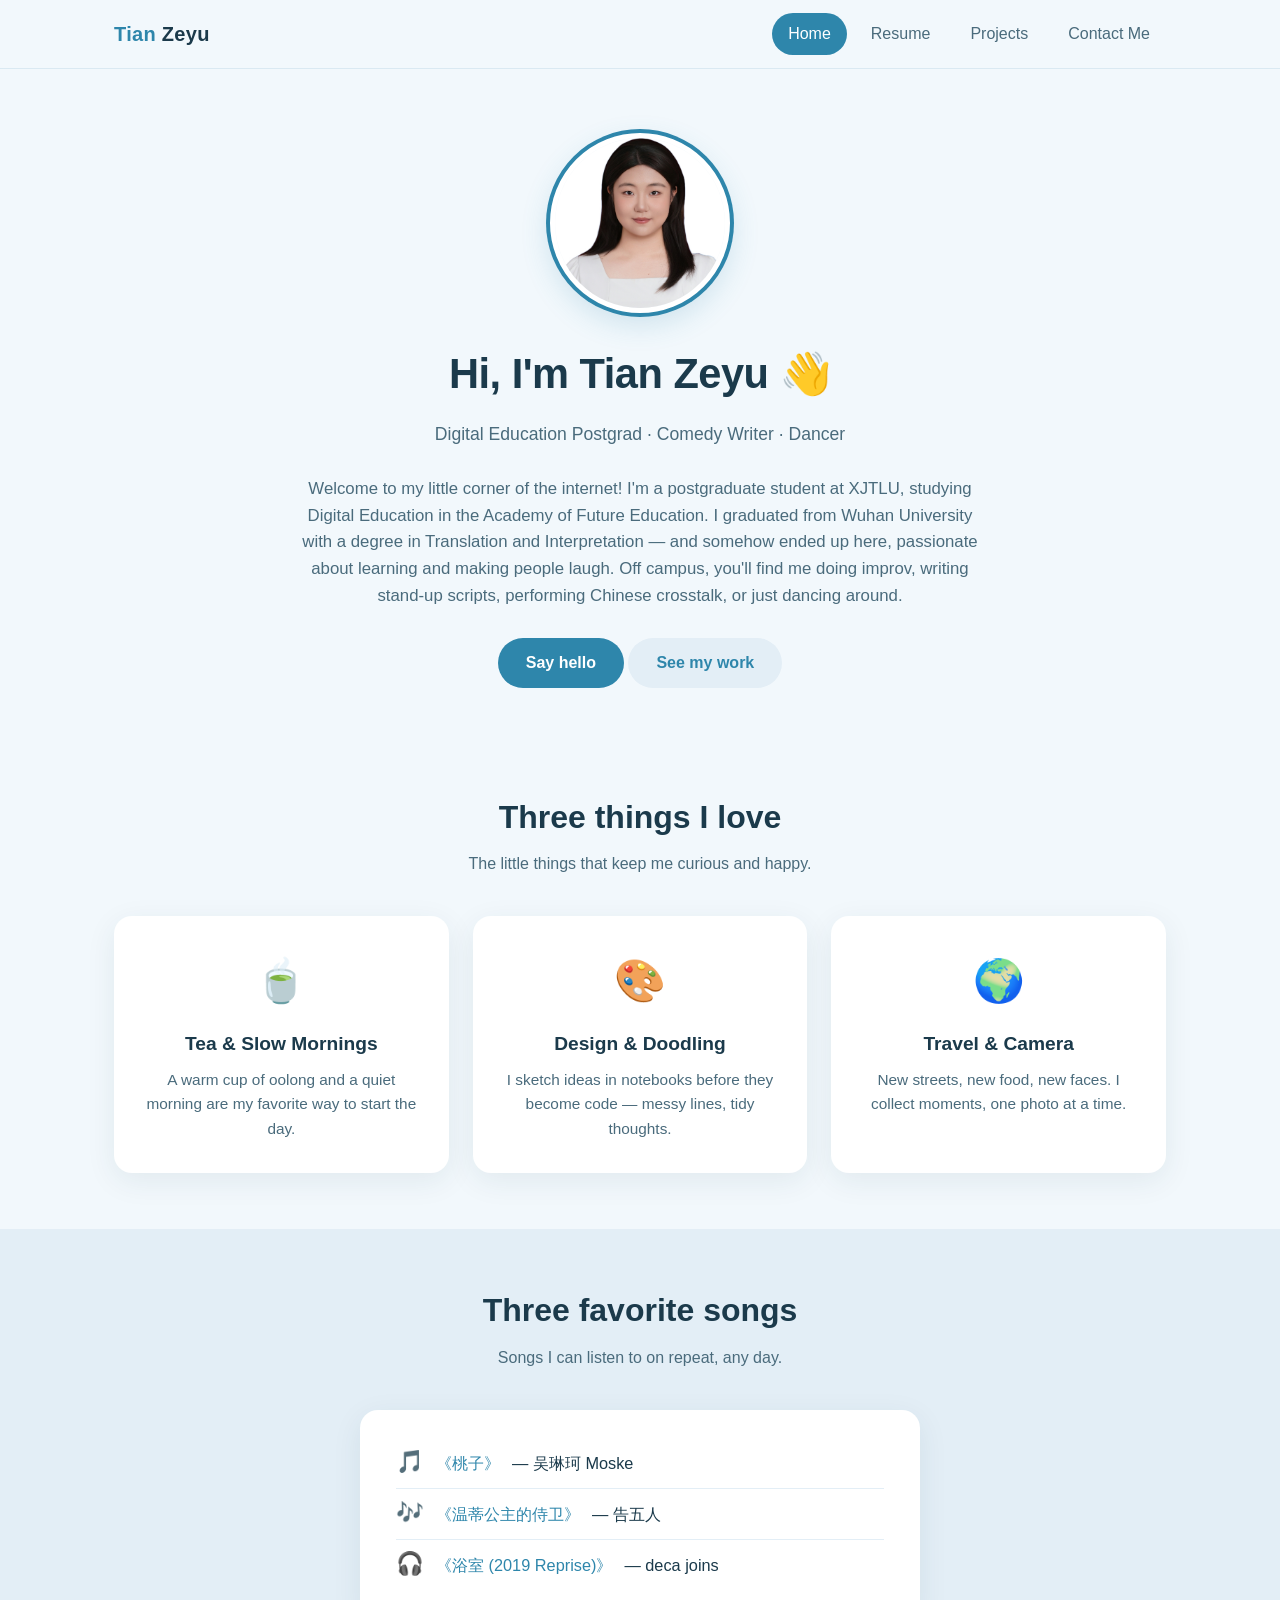
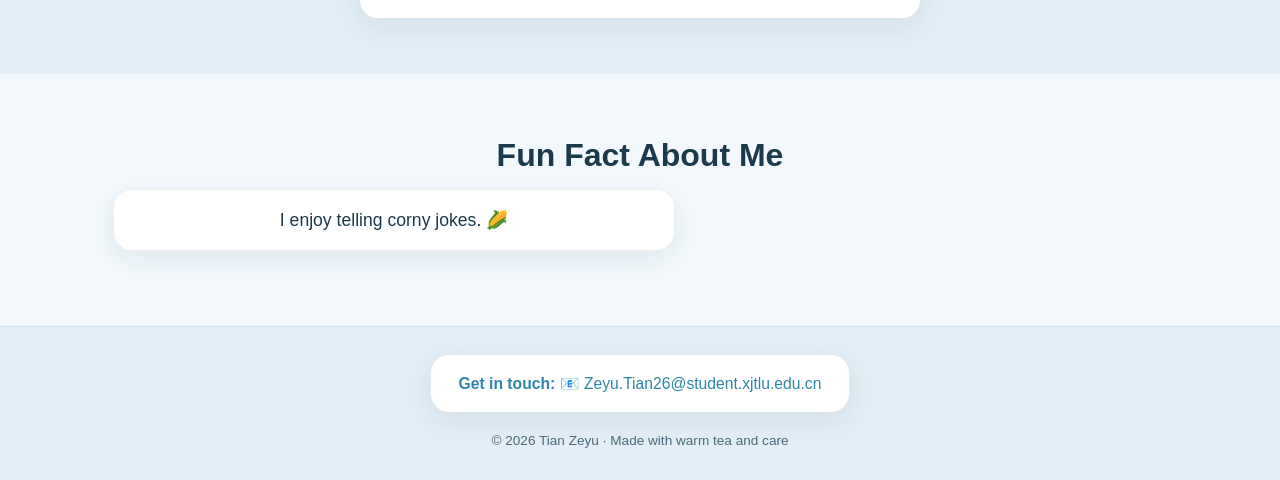
<file: index.html>
<!DOCTYPE html>
<html lang="en">
<head>
  <meta charset="UTF-8">
  <meta name="viewport" content="width=device-width, initial-scale=1.0">
  <title>Tian Zeyu — Personal Website</title>
  <meta name="description" content="Hi, I'm Tian Zeyu. A friendly developer who loves building things that make people smile.">
  <link rel="stylesheet" href="styles.css">
</head>
<body>

  <!-- Navbar -->
  <nav class="navbar">
    <div class="container nav-inner">
      <a href="index.html" class="brand">Tian<span> Zeyu</span></a>
      <button class="nav-toggle" id="navToggle" aria-label="Toggle menu">
        <span></span><span></span><span></span>
      </button>
      <ul class="nav-links" id="navLinks">
        <li><a href="index.html" class="active">Home</a></li>
        <li><a href="resume.html">Resume</a></li>
        <li><a href="projects.html">Projects</a></li>
        <li><a href="contact.html">Contact Me</a></li>
      </ul>
    </div>
  </nav>

  <!-- Hero -->
  <header class="hero">
    <div class="container">
      <img class="hero-photo"
           src="headshot.jpg"
           alt="Headshot of Tian Zeyu">
      <h1>Hi, I'm Tian Zeyu 👋</h1>
      <p class="tagline">Digital Education Postgrad · Comedy Writer · Dancer</p>
      <p class="intro">
        Welcome to my little corner of the internet! I'm a postgraduate student at XJTLU,
        studying Digital Education in the Academy of Future Education. I graduated from
        Wuhan University with a degree in Translation and Interpretation — and somehow ended
        up here, passionate about learning and making people laugh. Off campus, you'll find me
        doing improv, writing stand-up scripts, performing Chinese crosstalk, or just dancing around.
      </p>
      <a href="contact.html" class="btn">Say hello</a>
      <a href="projects.html" class="btn btn-soft">See my work</a>
    </div>
  </header>

  <!-- Three things I like -->
  <section class="section">
    <div class="container">
      <h2 class="section-title">Three things I love</h2>
      <p class="section-sub">The little things that keep me curious and happy.</p>
      <div class="cards-grid">
        <article class="like-card">
          <div class="like-emoji">🍵</div>
          <h3>Tea & Slow Mornings</h3>
          <p>A warm cup of oolong and a quiet morning are my favorite way to start the day.</p>
        </article>
        <article class="like-card">
          <div class="like-emoji">🎨</div>
          <h3>Design & Doodling</h3>
          <p>I sketch ideas in notebooks before they become code — messy lines, tidy thoughts.</p>
        </article>
        <article class="like-card">
          <div class="like-emoji">🌍</div>
          <h3>Travel & Camera</h3>
          <p>New streets, new food, new faces. I collect moments, one photo at a time.</p>
        </article>
      </div>
    </div>
  </section>

  <!-- Favorite songs -->
  <section class="section" style="background: var(--bg-alt);">
    <div class="container">
      <h2 class="section-title">Three favorite songs</h2>
      <p class="section-sub">Songs I can listen to on repeat, any day.</p>
      <div class="fav-list">
        <ul>
          <li><span class="fav-emoji">🎵</span> <a href="https://y.music.163.com/m/song?id=3320311065&userid=612837700&dlt=0846" target="_blank" rel="noopener">《桃子》</a> — 吴琳珂 Moske</li>
          <li><span class="fav-emoji">🎶</span> <a href="https://y.music.163.com/m/song?id=1807796555&userid=612837700&dlt=0846" target="_blank" rel="noopener">《温蒂公主的侍卫》</a> — 告五人</li>
          <li><span class="fav-emoji">🎧</span> <a href="https://y.music.163.com/m/song?id=1393399161&userid=612837700&dlt=0846" target="_blank" rel="noopener">《浴室 (2019 Reprise)》</a> — deca joins</li>
        </ul>
      </div>
    </div>
  </section>

  <!-- Fun Fact -->
  <section class="section">
    <div class="container">
      <h2 class="section-title">Fun Fact About Me</h2>
      <div class="fun-fact" style="display:block; text-align:center; font-size:1.1rem;">
        I enjoy telling corny jokes. 🌽
      </div>
    </div>
  </section>

  <!-- Footer -->
  <footer class="footer">
    <div class="container">
      <div class="fun-fact">
        <strong>Get in touch:</strong> 📧 <a href="mailto:Zeyu.Tian26@student.xjtlu.edu.cn">Zeyu.Tian26@student.xjtlu.edu.cn</a>
      </div>
      <p class="footer-copy">© 2026 Tian Zeyu · Made with warm tea and care</p>
    </div>
  </footer>

  <script>
    const toggle = document.getElementById('navToggle');
    const links = document.getElementById('navLinks');
    toggle.addEventListener('click', () => links.classList.toggle('open'));
    links.querySelectorAll('a').forEach(a => a.addEventListener('click', () => links.classList.remove('open')));
  </script>
</body>
</html>
</file>
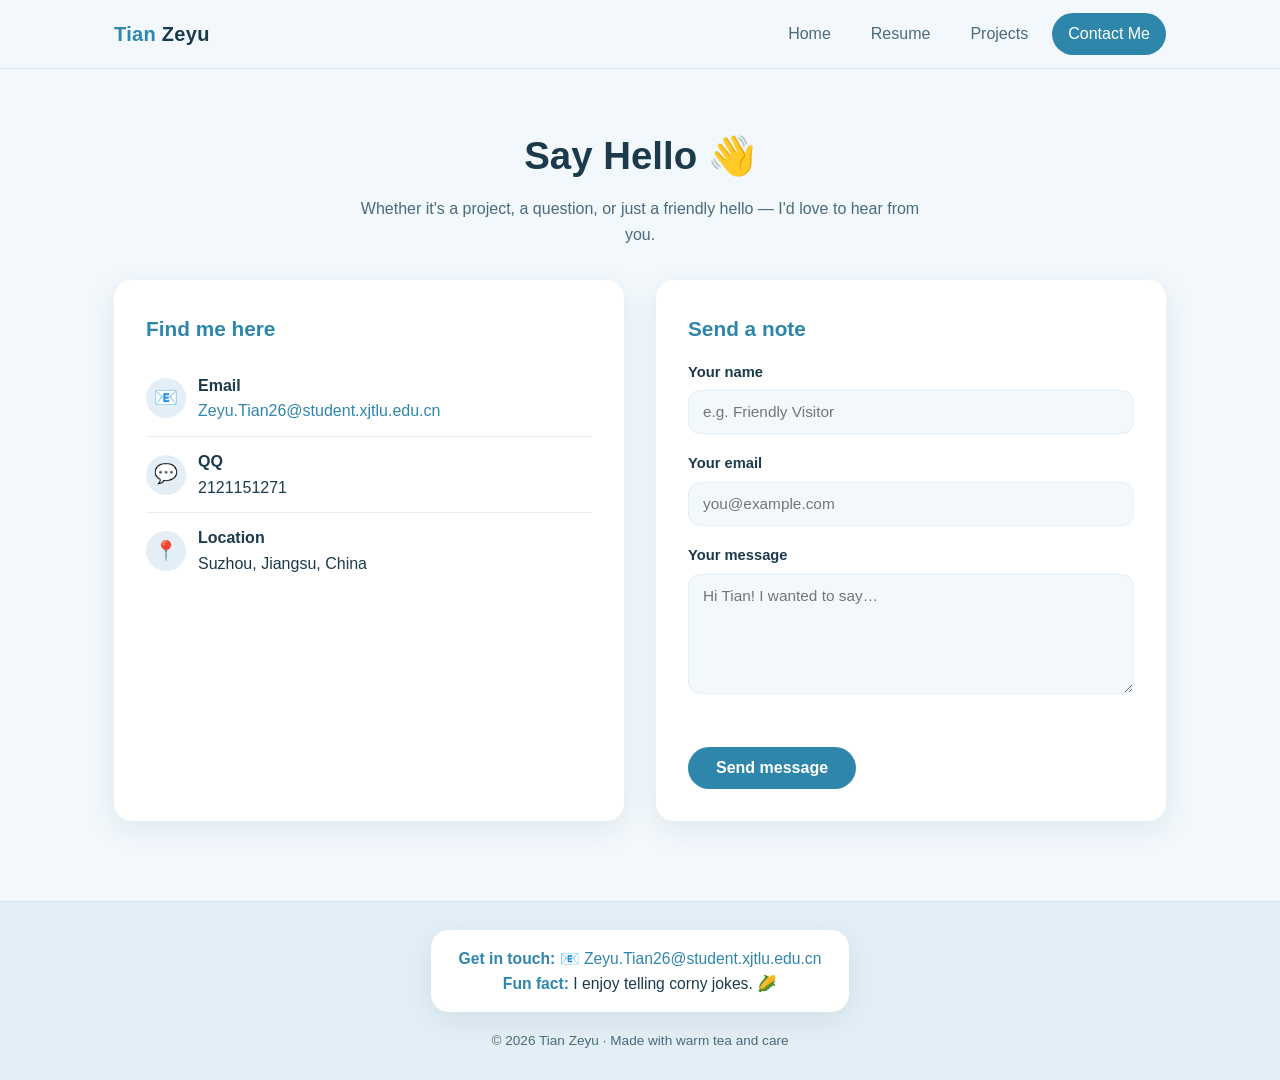
<file: contact.html>
<!DOCTYPE html>
<html lang="en">
<head>
  <meta charset="UTF-8">
  <meta name="viewport" content="width=device-width, initial-scale=1.0">
  <title>Contact Me — Tian Zeyu</title>
  <link rel="stylesheet" href="styles.css">
</head>
<body>

  <nav class="navbar">
    <div class="container nav-inner">
      <a href="index.html" class="brand">Tian<span> Zeyu</span></a>
      <button class="nav-toggle" id="navToggle" aria-label="Toggle menu">
        <span></span><span></span><span></span>
      </button>
      <ul class="nav-links" id="navLinks">
        <li><a href="index.html">Home</a></li>
        <li><a href="resume.html">Resume</a></li>
        <li><a href="projects.html">Projects</a></li>
        <li><a href="contact.html" class="active">Contact Me</a></li>
      </ul>
    </div>
  </nav>

  <header class="page-header">
    <div class="container">
      <h1>Say Hello 👋</h1>
      <p>Whether it's a project, a question, or just a friendly hello — I'd love to hear from you.</p>
    </div>
  </header>

  <main class="container" style="padding-bottom: 60px;">
    <div class="contact-wrap">

      <!-- Contact info -->
      <section class="contact-info">
        <h2>Find me here</h2>
        <ul class="contact-list">
          <li>
            <div class="ic">📧</div>
            <div>
              <strong>Email</strong><br>
              <a href="mailto:Zeyu.Tian26@student.xjtlu.edu.cn">Zeyu.Tian26@student.xjtlu.edu.cn</a>
            </div>
          </li>
          <li>
            <div class="ic">💬</div>
            <div>
              <strong>QQ</strong><br>
              2121151271
            </div>
          </li>
          <li>
            <div class="ic">📍</div>
            <div>
              <strong>Location</strong><br>
              Suzhou, Jiangsu, China
            </div>
          </li>
        </ul>
      </section>

      <!-- Contact form -->
      <section class="contact-form">
        <h2 style="font-size: 1.3rem; margin-bottom: 16px; color: var(--primary);">Send a note</h2>
        <form id="contactForm">
          <div class="form-group">
            <label for="name">Your name</label>
            <input type="text" id="name" name="name" placeholder="e.g. Friendly Visitor" required>
          </div>
          <div class="form-group">
            <label for="email">Your email</label>
            <input type="email" id="email" name="email" placeholder="you@example.com" required>
          </div>
          <div class="form-group">
            <label for="message">Your message</label>
            <textarea id="message" name="message" placeholder="Hi Tian! I wanted to say…" required></textarea>
          </div>
          <button type="submit" class="btn">Send message</button>
          <p id="formNote" style="margin-top:14px; color:var(--primary); font-size:0.9rem; display:none;">
            Thanks! Your message has been queued. I'll get back to you soon. 💌
          </p>
        </form>
      </section>

    </div>
  </main>

  <footer class="footer">
    <div class="container">
      <div class="fun-fact">
        <strong>Get in touch:</strong> 📧 <a href="mailto:Zeyu.Tian26@student.xjtlu.edu.cn">Zeyu.Tian26@student.xjtlu.edu.cn</a><br>
        <strong>Fun fact:</strong> I enjoy telling corny jokes. 🌽
      </div>
      <p class="footer-copy">© 2026 Tian Zeyu · Made with warm tea and care</p>
    </div>
  </footer>

  <script>
    const toggle = document.getElementById('navToggle');
    const links = document.getElementById('navLinks');
    toggle.addEventListener('click', () => links.classList.toggle('open'));
    links.querySelectorAll('a').forEach(a => a.addEventListener('click', () => links.classList.remove('open')));

    const form = document.getElementById('contactForm');
    const note = document.getElementById('formNote');
    form.addEventListener('submit', (e) => {
      e.preventDefault();
      note.style.display = 'block';
      form.reset();
    });
  </script>
</body>
</html>
</file>
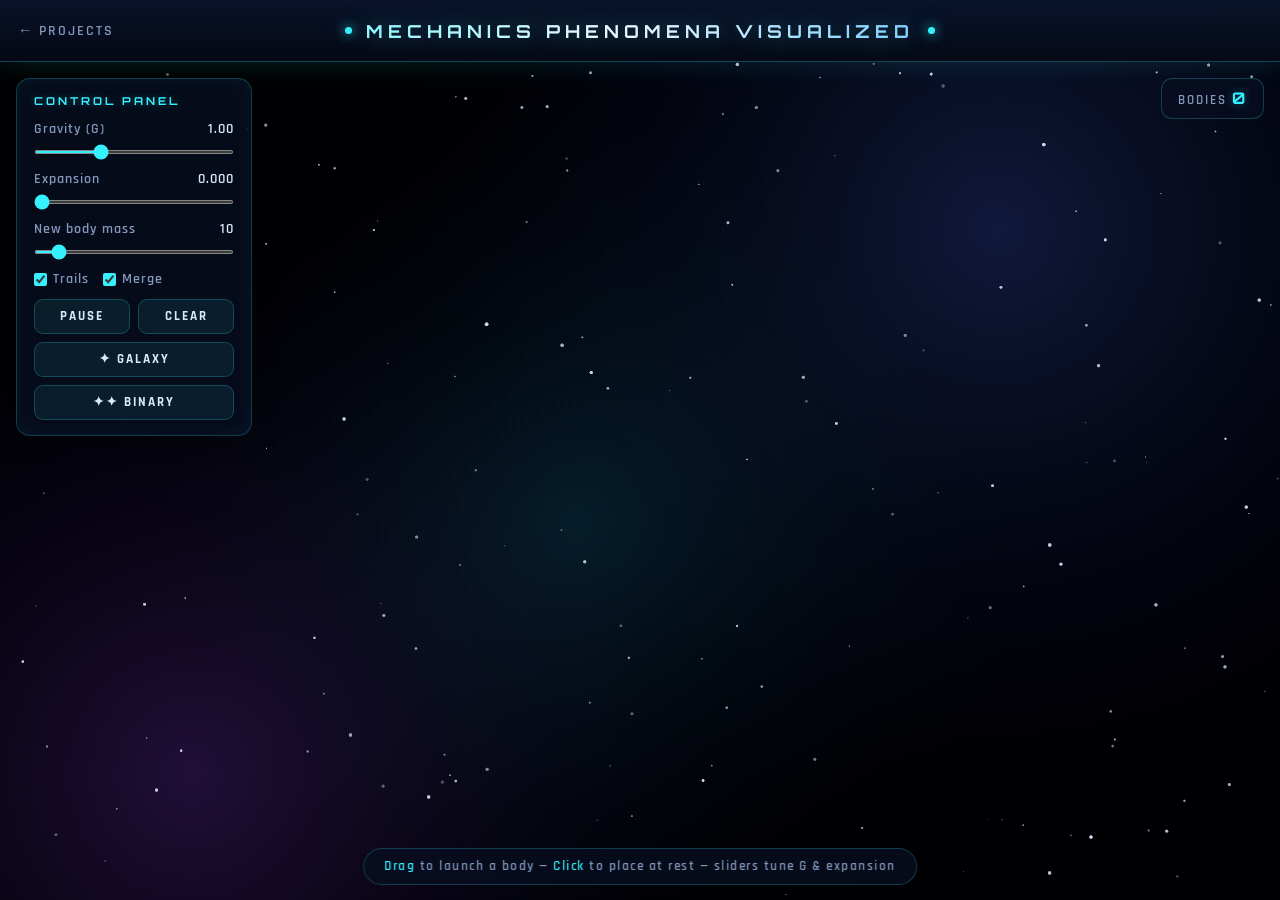
<file: physics.html>
<!DOCTYPE html>
<html lang="en">
<head>
  <meta charset="UTF-8">
  <meta name="viewport" content="width=device-width, initial-scale=1.0">
  <title>Mechanics Phenomena Visualized</title>
  <link rel="preconnect" href="https://fonts.googleapis.com">
  <link rel="preconnect" href="https://fonts.gstatic.com" crossorigin>
  <link href="https://fonts.googleapis.com/css2?family=Orbitron:wght@500;700;900&family=Rajdhani:wght@400;500;600;700&display=swap" rel="stylesheet">
  <style>
    :root {
      --neon: #35f0ff;
      --neon-soft: rgba(53, 240, 255, 0.35);
      --panel: rgba(8, 15, 32, 0.78);
      --line: rgba(53, 240, 255, 0.22);
      --text: #d7e9ff;
      --text-dim: #8298bd;
      --font-ui: 'Rajdhani', 'Segoe UI', Arial, sans-serif;
      --font-display: 'Orbitron', 'Rajdhani', 'Segoe UI', sans-serif;
    }
    * { margin: 0; padding: 0; box-sizing: border-box; }
    html, body { height: 100%; overflow: hidden; }
    body {
      font-family: var(--font-ui);
      background:
        radial-gradient(1200px 700px at 70% -10%, rgba(53, 96, 220, 0.22), transparent 60%),
        radial-gradient(900px 600px at 10% 110%, rgba(140, 60, 220, 0.16), transparent 60%),
        #04060e;
      color: var(--text);
    }

    /* ===== Title bar ===== */
    .titlebar {
      height: 62px;
      display: flex;
      align-items: center;
      justify-content: center;
      gap: 14px;
      border-bottom: 1px solid var(--line);
      background: linear-gradient(180deg, rgba(10, 20, 44, 0.92), rgba(5, 9, 20, 0.92));
      box-shadow: 0 0 28px rgba(53, 240, 255, 0.14);
      position: relative;
      z-index: 5;
    }
    .titlebar h1 {
      font-family: var(--font-display);
      font-size: 1.12rem;
      font-weight: 700;
      letter-spacing: 5px;
      text-transform: uppercase;
      background: linear-gradient(90deg, #8ef6ff 0%, #eaf7ff 45%, #7fd0ff 100%);
      -webkit-background-clip: text;
      background-clip: text;
      color: transparent;
      filter: drop-shadow(0 0 10px rgba(53, 240, 255, 0.35));
    }
    .titlebar .dot {
      width: 7px; height: 7px; border-radius: 50%;
      background: var(--neon);
      box-shadow: 0 0 12px var(--neon), 0 0 26px var(--neon-soft);
      animation: pulse 2.4s ease-in-out infinite;
    }
    @keyframes pulse { 50% { opacity: 0.35; } }
    .back-link {
      position: absolute;
      left: 18px; top: 50%;
      transform: translateY(-50%);
      color: var(--text-dim);
      text-decoration: none;
      font-size: 0.9rem;
      font-weight: 600;
      letter-spacing: 2px;
      transition: color 0.2s;
    }
    .back-link:hover { color: var(--neon); }

    /* ===== Stage ===== */
    .stage {
      position: relative;
      height: calc(100vh - 62px);
    }
    canvas#space {
      display: block;
      width: 100%;
      height: 100%;
      background: #020409;
      cursor: crosshair;
    }

    /* ===== Control panel (top-left) ===== */
    .panel {
      position: absolute;
      top: 16px; left: 16px;
      width: 236px;
      padding: 15px 17px;
      background: var(--panel);
      border: 1px solid var(--line);
      border-radius: 14px;
      backdrop-filter: blur(10px);
      box-shadow: 0 0 24px rgba(0, 0, 0, 0.55), inset 0 0 22px rgba(53, 240, 255, 0.05);
      font-size: 0.85rem;
      user-select: none;
    }
    .panel h2 {
      font-family: var(--font-display);
      font-size: 0.68rem;
      font-weight: 700;
      letter-spacing: 3px;
      color: var(--neon);
      text-transform: uppercase;
      margin-bottom: 12px;
      text-shadow: 0 0 10px var(--neon-soft);
    }
    .ctl { margin-bottom: 11px; }
    .ctl label {
      display: flex;
      justify-content: space-between;
      font-weight: 600;
      letter-spacing: 1px;
      color: var(--text-dim);
      margin-bottom: 3px;
    }
    .ctl label span:last-child { color: var(--text); font-variant-numeric: tabular-nums; }
    .ctl input[type=range] {
      width: 100%;
      accent-color: var(--neon);
      height: 4px;
      cursor: pointer;
    }
    .toggles { display: flex; gap: 14px; margin: 11px 0; }
    .toggles label {
      display: flex; align-items: center; gap: 6px;
      font-weight: 600; letter-spacing: 1px;
      color: var(--text-dim); cursor: pointer;
    }
    .toggles input { accent-color: var(--neon); cursor: pointer; }
    .btns { display: grid; grid-template-columns: 1fr 1fr; gap: 8px; margin-top: 9px; }
    .btns button {
      padding: 8px 0;
      font-family: var(--font-ui);
      font-weight: 700;
      background: rgba(53, 240, 255, 0.08);
      border: 1px solid var(--line);
      border-radius: 9px;
      color: var(--text);
      font-size: 0.82rem;
      letter-spacing: 2px;
      cursor: pointer;
      transition: all 0.15s;
    }
    .btns button:hover {
      background: rgba(53, 240, 255, 0.2);
      box-shadow: 0 0 14px var(--neon-soft);
    }
    .btns button.wide { grid-column: 1 / -1; }

    /* ===== Body counter (top-right) ===== */
    .counter {
      position: absolute;
      top: 16px; right: 16px;
      padding: 9px 16px;
      background: var(--panel);
      border: 1px solid var(--line);
      border-radius: 11px;
      backdrop-filter: blur(10px);
      font-size: 0.82rem;
      font-weight: 600;
      letter-spacing: 2px;
      color: var(--text-dim);
    }
    .counter b {
      font-family: var(--font-display);
      color: var(--neon);
      font-size: 1rem;
      text-shadow: 0 0 10px var(--neon-soft);
      font-variant-numeric: tabular-nums;
    }

    /* ===== Hint (bottom center) ===== */
    .hint {
      position: absolute;
      bottom: 15px; left: 50%;
      transform: translateX(-50%);
      padding: 9px 20px;
      background: var(--panel);
      border: 1px solid var(--line);
      border-radius: 999px;
      font-size: 0.82rem;
      font-weight: 600;
      letter-spacing: 1.5px;
      color: var(--text-dim);
      white-space: nowrap;
      backdrop-filter: blur(10px);
    }
    .hint em { color: var(--neon); font-style: normal; }

    @media (max-width: 640px) {
      .titlebar h1 { font-size: 0.8rem; letter-spacing: 2.5px; }
      .panel { width: 196px; padding: 11px 13px; font-size: 0.76rem; }
      .hint { font-size: 0.7rem; padding: 7px 13px; letter-spacing: 1px; }
    }
  </style>
</head>
<body>

  <header class="titlebar">
    <a class="back-link" href="projects.html">← PROJECTS</a>
    <span class="dot"></span>
    <h1>Mechanics Phenomena Visualized</h1>
    <span class="dot"></span>
  </header>

  <div class="stage">
    <canvas id="space"></canvas>

    <div class="panel">
      <h2>Control Panel</h2>
      <div class="ctl">
        <label><span>Gravity (G)</span><span id="gVal">1.00</span></label>
        <input type="range" id="gSlider" min="0.05" max="3" step="0.05" value="1">
      </div>
      <div class="ctl">
        <label><span>Expansion</span><span id="eVal">0.000</span></label>
        <input type="range" id="eSlider" min="0" max="0.05" step="0.001" value="0">
      </div>
      <div class="ctl">
        <label><span>New body mass</span><span id="mVal">10</span></label>
        <input type="range" id="mSlider" min="1" max="100" step="1" value="10">
      </div>
      <div class="toggles">
        <label><input type="checkbox" id="trailToggle" checked> Trails</label>
        <label><input type="checkbox" id="mergeToggle" checked> Merge</label>
      </div>
      <div class="btns">
        <button id="pauseBtn">PAUSE</button>
        <button id="clearBtn">CLEAR</button>
        <button id="galaxyBtn" class="wide">✦ GALAXY</button>
        <button id="binaryBtn" class="wide">✦✦ BINARY</button>
      </div>
    </div>

    <div class="counter">BODIES <b id="count">0</b></div>

    <div class="hint"><em>Drag</em> to launch a body — <em>Click</em> to place at rest — sliders tune G &amp; expansion</div>
  </div>

  <script>
    /* =========================================================
       N-body gravity sandbox
       - softened inverse-square gravity, semi-implicit Euler
       - collisions: momentum-conserving merge, or elastic bounce
       - opens on an EMPTY universe; presets are manual
       ========================================================= */
    const canvas = document.getElementById('space');
    const ctx = canvas.getContext('2d');
    const countEl = document.getElementById('count');

    const gSlider = document.getElementById('gSlider');
    const eSlider = document.getElementById('eSlider');
    const mSlider = document.getElementById('mSlider');
    const gVal = document.getElementById('gVal');
    const eVal = document.getElementById('eVal');
    const mVal = document.getElementById('mVal');
    const trailToggle = document.getElementById('trailToggle');
    const mergeToggle = document.getElementById('mergeToggle');
    const pauseBtn = document.getElementById('pauseBtn');

    let W = 0, H = 0, DPR = 1;
    let stars = [];
    let nebulae = [];

    function buildBackdrop() {
      // twinkling starfield
      stars = [];
      const n = Math.round((W * H) / 6500);
      for (let i = 0; i < n; i++) {
        stars.push({
          x: Math.random() * W,
          y: Math.random() * H,
          r: 0.4 + Math.random() * 1.3,
          a: 0.25 + Math.random() * 0.55,
          sp: 0.6 + Math.random() * 1.8,
          ph: Math.random() * Math.PI * 2
        });
      }
      // soft nebula glows
      nebulae = [
        { x: W * 0.78, y: H * 0.2,  r: Math.max(W, H) * 0.5,  hue: '80, 120, 255',  a: 0.055 },
        { x: W * 0.15, y: H * 0.85, r: Math.max(W, H) * 0.45, hue: '160, 80, 255', a: 0.05 },
        { x: W * 0.45, y: H * 0.55, r: Math.max(W, H) * 0.38, hue: '40, 200, 255', a: 0.035 }
      ];
    }

    function resize() {
      DPR = Math.min(window.devicePixelRatio || 1, 2);
      W = canvas.clientWidth;
      H = canvas.clientHeight;
      canvas.width = W * DPR;
      canvas.height = H * DPR;
      ctx.setTransform(DPR, 0, 0, DPR, 0, 0);
      buildBackdrop();
    }
    window.addEventListener('resize', resize);
    resize();

    const G_SCALE = 2000;      // converts slider value to sim units
    const SOFTEN = 36;         // softening^2, avoids singular forces
    const DRAG_POWER = 3.2;    // px/s of launch speed per px of drag
    const MAX_BODIES = 700;

    let bodies = [];
    let paused = false;
    let dragStart = null;      // {x,y}
    let dragNow = null;

    // Mass → radius (constant-density spheres: r ∝ ∛m)
    function radiusOf(m) { return 2.2 * Math.cbrt(m); }

    // Mass → color: light = light blue, heavy = light yellow
    function colorOf(m) {
      const t = Math.min(1, Math.log10(1 + m) / Math.log10(1 + 4000));
      const lerp = (a, b) => Math.round(a + (b - a) * t);
      const r = lerp(159, 255);
      const g = lerp(216, 233);
      const b = lerp(255, 168);
      return { r, g, b, css: `rgb(${r},${g},${b})` };
    }

    function addBody(x, y, vx, vy, m) {
      if (bodies.length >= MAX_BODIES) return;
      bodies.push({ x, y, vx, vy, m, r: radiusOf(m), col: colorOf(m) });
    }

    /* ---------- physics step ---------- */
    function step(dt) {
      const G = parseFloat(gSlider.value) * G_SCALE;
      const exp = parseFloat(eSlider.value);
      const n = bodies.length;

      // gravitational acceleration (O(n²), softened)
      for (let i = 0; i < n; i++) {
        const a = bodies[i];
        let ax = 0, ay = 0;
        for (let j = 0; j < n; j++) {
          if (i === j) continue;
          const b = bodies[j];
          const dx = b.x - a.x, dy = b.y - a.y;
          const d2 = dx * dx + dy * dy + SOFTEN;
          const inv = 1 / Math.sqrt(d2);
          const f = G * b.m * inv * inv * inv; // G*m/d³  (× d-hat)
          ax += f * dx;
          ay += f * dy;
        }
        a.vx += ax * dt;
        a.vy += ay * dt;
      }

      const cx = W / 2, cy = H / 2;
      for (const a of bodies) {
        a.x += a.vx * dt;
        a.y += a.vy * dt;
        // universe expansion: drift away from the center
        if (exp > 0) {
          a.x += (a.x - cx) * exp * dt;
          a.y += (a.y - cy) * exp * dt;
        }
      }

      handleCollisions();
    }

    /* ---------- collisions ---------- */
    function handleCollisions() {
      const merge = mergeToggle.checked;
      for (let i = bodies.length - 1; i >= 0; i--) {
        const a = bodies[i];
        for (let j = i - 1; j >= 0; j--) {
          const b = bodies[j];
          const dx = b.x - a.x, dy = b.y - a.y;
          const rr = a.r + b.r;
          if (dx * dx + dy * dy >= rr * rr) continue;

          if (merge) {
            // conserve momentum & mass; volume adds
            const m = a.m + b.m;
            const nx = (a.x * a.m + b.x * b.m) / m;
            const ny = (a.y * a.m + b.y * b.m) / m;
            const nvx = (a.vx * a.m + b.vx * b.m) / m;
            const nvy = (a.vy * a.m + b.vy * b.m) / m;
            b.x = nx; b.y = ny; b.vx = nvx; b.vy = nvy;
            b.m = m;
            b.r = Math.cbrt(a.r ** 3 + b.r ** 3);
            b.col = colorOf(m);
            bodies.splice(i, 1);
            break; // a is gone; move to next i
          } else {
            // elastic bounce along the normal
            const d = Math.sqrt(dx * dx + dy * dy) || 0.001;
            const nx = dx / d, ny = dy / d;
            const overlap = (rr - d) / 2;
            a.x -= nx * overlap; a.y -= ny * overlap;
            b.x += nx * overlap; b.y += ny * overlap;
            const dvn = (a.vx - b.vx) * nx + (a.vy - b.vy) * ny;
            if (dvn > 0) {
              const mSum = a.m + b.m;
              const imp = 2 * dvn / mSum;
              a.vx -= imp * b.m * nx; a.vy -= imp * b.m * ny;
              b.vx += imp * a.m * nx; b.vy += imp * a.m * ny;
            }
          }
        }
      }
    }

    /* ---------- rendering ---------- */
    function drawBackdrop(now) {
      // nebula glows
      for (const nb of nebulae) {
        const g = ctx.createRadialGradient(nb.x, nb.y, 0, nb.x, nb.y, nb.r);
        g.addColorStop(0, `rgba(${nb.hue}, ${nb.a})`);
        g.addColorStop(1, 'rgba(0, 0, 0, 0)');
        ctx.fillStyle = g;
        ctx.fillRect(0, 0, W, H);
      }
      // twinkling stars
      const t = now / 1000;
      for (const s of stars) {
        const tw = s.a * (0.65 + 0.35 * Math.sin(t * s.sp + s.ph));
        ctx.fillStyle = `rgba(220, 235, 255, ${tw.toFixed(3)})`;
        ctx.beginPath();
        ctx.arc(s.x, s.y, s.r, 0, Math.PI * 2);
        ctx.fill();
      }
    }

    function draw(now) {
      if (trailToggle.checked && !paused) {
        ctx.fillStyle = 'rgba(2, 4, 9, 0.2)';
        ctx.fillRect(0, 0, W, H);
      } else {
        ctx.fillStyle = '#020409';
        ctx.fillRect(0, 0, W, H);
      }

      drawBackdrop(now);

      for (const b of bodies) {
        ctx.save();
        ctx.shadowBlur = 10 + b.r * 1.3;
        ctx.shadowColor = b.col.css;
        const grad = ctx.createRadialGradient(
          b.x - b.r * 0.35, b.y - b.r * 0.35, b.r * 0.1,
          b.x, b.y, b.r
        );
        grad.addColorStop(0, '#ffffff');
        grad.addColorStop(0.35, b.col.css);
        grad.addColorStop(1, `rgba(${b.col.r},${b.col.g},${b.col.b},0.5)`);
        ctx.fillStyle = grad;
        ctx.beginPath();
        ctx.arc(b.x, b.y, b.r, 0, Math.PI * 2);
        ctx.fill();
        ctx.restore();
      }

      // aim line while dragging
      if (dragStart && dragNow) {
        const dx = dragNow.x - dragStart.x;
        const dy = dragNow.y - dragStart.y;
        ctx.save();
        ctx.strokeStyle = 'rgba(53, 240, 255, 0.85)';
        ctx.setLineDash([6, 6]);
        ctx.lineWidth = 1.5;
        ctx.beginPath();
        ctx.moveTo(dragStart.x, dragStart.y);
        ctx.lineTo(dragNow.x, dragNow.y);
        ctx.stroke();
        // velocity arrow head
        const ang = Math.atan2(dy, dx);
        ctx.setLineDash([]);
        ctx.beginPath();
        ctx.moveTo(dragNow.x, dragNow.y);
        ctx.lineTo(dragNow.x - 12 * Math.cos(ang - 0.4), dragNow.y - 12 * Math.sin(ang - 0.4));
        ctx.moveTo(dragNow.x, dragNow.y);
        ctx.lineTo(dragNow.x - 12 * Math.cos(ang + 0.4), dragNow.y - 12 * Math.sin(ang + 0.4));
        ctx.stroke();
        // ghost preview of the new body
        const m = parseFloat(mSlider.value);
        ctx.globalAlpha = 0.6;
        ctx.fillStyle = colorOf(m).css;
        ctx.beginPath();
        ctx.arc(dragStart.x, dragStart.y, radiusOf(m), 0, Math.PI * 2);
        ctx.fill();
        ctx.restore();
      }

      countEl.textContent = bodies.length;
    }

    /* ---------- main loop ---------- */
    let last = performance.now();
    function loop(now) {
      const frame = Math.min((now - last) / 1000, 0.05);
      last = now;
      if (!paused) {
        const sub = 2; // substeps for stability
        for (let i = 0; i < sub; i++) step(frame / sub);
      }
      draw(now);
      requestAnimationFrame(loop);
    }
    requestAnimationFrame(loop);

    /* ---------- mouse: slingshot / place ---------- */
    function canvasPos(e) {
      const rect = canvas.getBoundingClientRect();
      const p = e.touches ? e.touches[0] : e;
      return { x: p.clientX - rect.left, y: p.clientY - rect.top };
    }
    function startDrag(e) { dragStart = canvasPos(e); dragNow = null; }
    function moveDrag(e) { if (dragStart) { dragNow = canvasPos(e); e.preventDefault(); } }
    function endDrag(e) {
      if (!dragStart) return;
      const m = parseFloat(mSlider.value);
      if (dragNow) {
        const dx = dragNow.x - dragStart.x;
        const dy = dragNow.y - dragStart.y;
        const dist = Math.hypot(dx, dy);
        if (dist >= 6) {
          addBody(dragStart.x, dragStart.y, dx * DRAG_POWER, dy * DRAG_POWER, m);
        } else {
          addBody(dragStart.x, dragStart.y, 0, 0, m); // click: place at rest
        }
      } else {
        addBody(dragStart.x, dragStart.y, 0, 0, m);
      }
      dragStart = dragNow = null;
    }
    canvas.addEventListener('mousedown', startDrag);
    canvas.addEventListener('mousemove', moveDrag);
    window.addEventListener('mouseup', endDrag);
    canvas.addEventListener('touchstart', startDrag, { passive: true });
    canvas.addEventListener('touchmove', moveDrag, { passive: false });
    canvas.addEventListener('touchend', endDrag);

    /* ---------- controls ---------- */
    gSlider.addEventListener('input', () => gVal.textContent = parseFloat(gSlider.value).toFixed(2));
    eSlider.addEventListener('input', () => eVal.textContent = parseFloat(eSlider.value).toFixed(3));
    mSlider.addEventListener('input', () => mVal.textContent = mSlider.value);

    pauseBtn.addEventListener('click', () => {
      paused = !paused;
      pauseBtn.textContent = paused ? 'RESUME' : 'PAUSE';
    });
    document.getElementById('clearBtn').addEventListener('click', () => { bodies = []; });

    /* ---------- presets ---------- */
    // Galaxy: heavy central star + small bodies on near-circular orbits
    document.getElementById('galaxyBtn').addEventListener('click', () => {
      bodies = [];
      const cx = W / 2, cy = H / 2;
      const G = parseFloat(gSlider.value) * G_SCALE;
      const M = 5000;
      addBody(cx, cy, 0, 0, M);
      const maxR = Math.min(W, H) * 0.44;
      for (let i = 0; i < 70; i++) {
        const r = 90 + Math.random() * (maxR - 90);
        const ang = Math.random() * Math.PI * 2;
        const v = Math.sqrt(G * M / r) * (0.92 + Math.random() * 0.12);
        const x = cx + Math.cos(ang) * r;
        const y = cy + Math.sin(ang) * r;
        // tangential velocity (counter-clockwise)
        addBody(x, y, -Math.sin(ang) * v, Math.cos(ang) * v, 1 + Math.random() * 6);
      }
    });

    // Binary: two large stars orbiting their barycenter + outer asteroids
    document.getElementById('binaryBtn').addEventListener('click', () => {
      bodies = [];
      const cx = W / 2, cy = H / 2;
      const G = parseFloat(gSlider.value) * G_SCALE;
      const m = 2200, d = 260; // equal masses, separation d
      const v = Math.sqrt(G * m / (2 * d)); // each star's orbital speed
      addBody(cx - d / 2, cy, 0, -v, m);
      addBody(cx + d / 2, cy, 0, v, m);
      const Mtot = 2 * m;
      for (let i = 0; i < 34; i++) {
        const r = 320 + Math.random() * (Math.min(W, H) * 0.42 - 320);
        if (r <= 320) continue;
        const ang = Math.random() * Math.PI * 2;
        const vv = Math.sqrt(G * Mtot / r) * (0.94 + Math.random() * 0.1);
        const x = cx + Math.cos(ang) * r;
        const y = cy + Math.sin(ang) * r;
        addBody(x, y, -Math.sin(ang) * vv, Math.cos(ang) * vv, 1 + Math.random() * 4);
      }
    });
  </script>
</body>
</html>
</file>
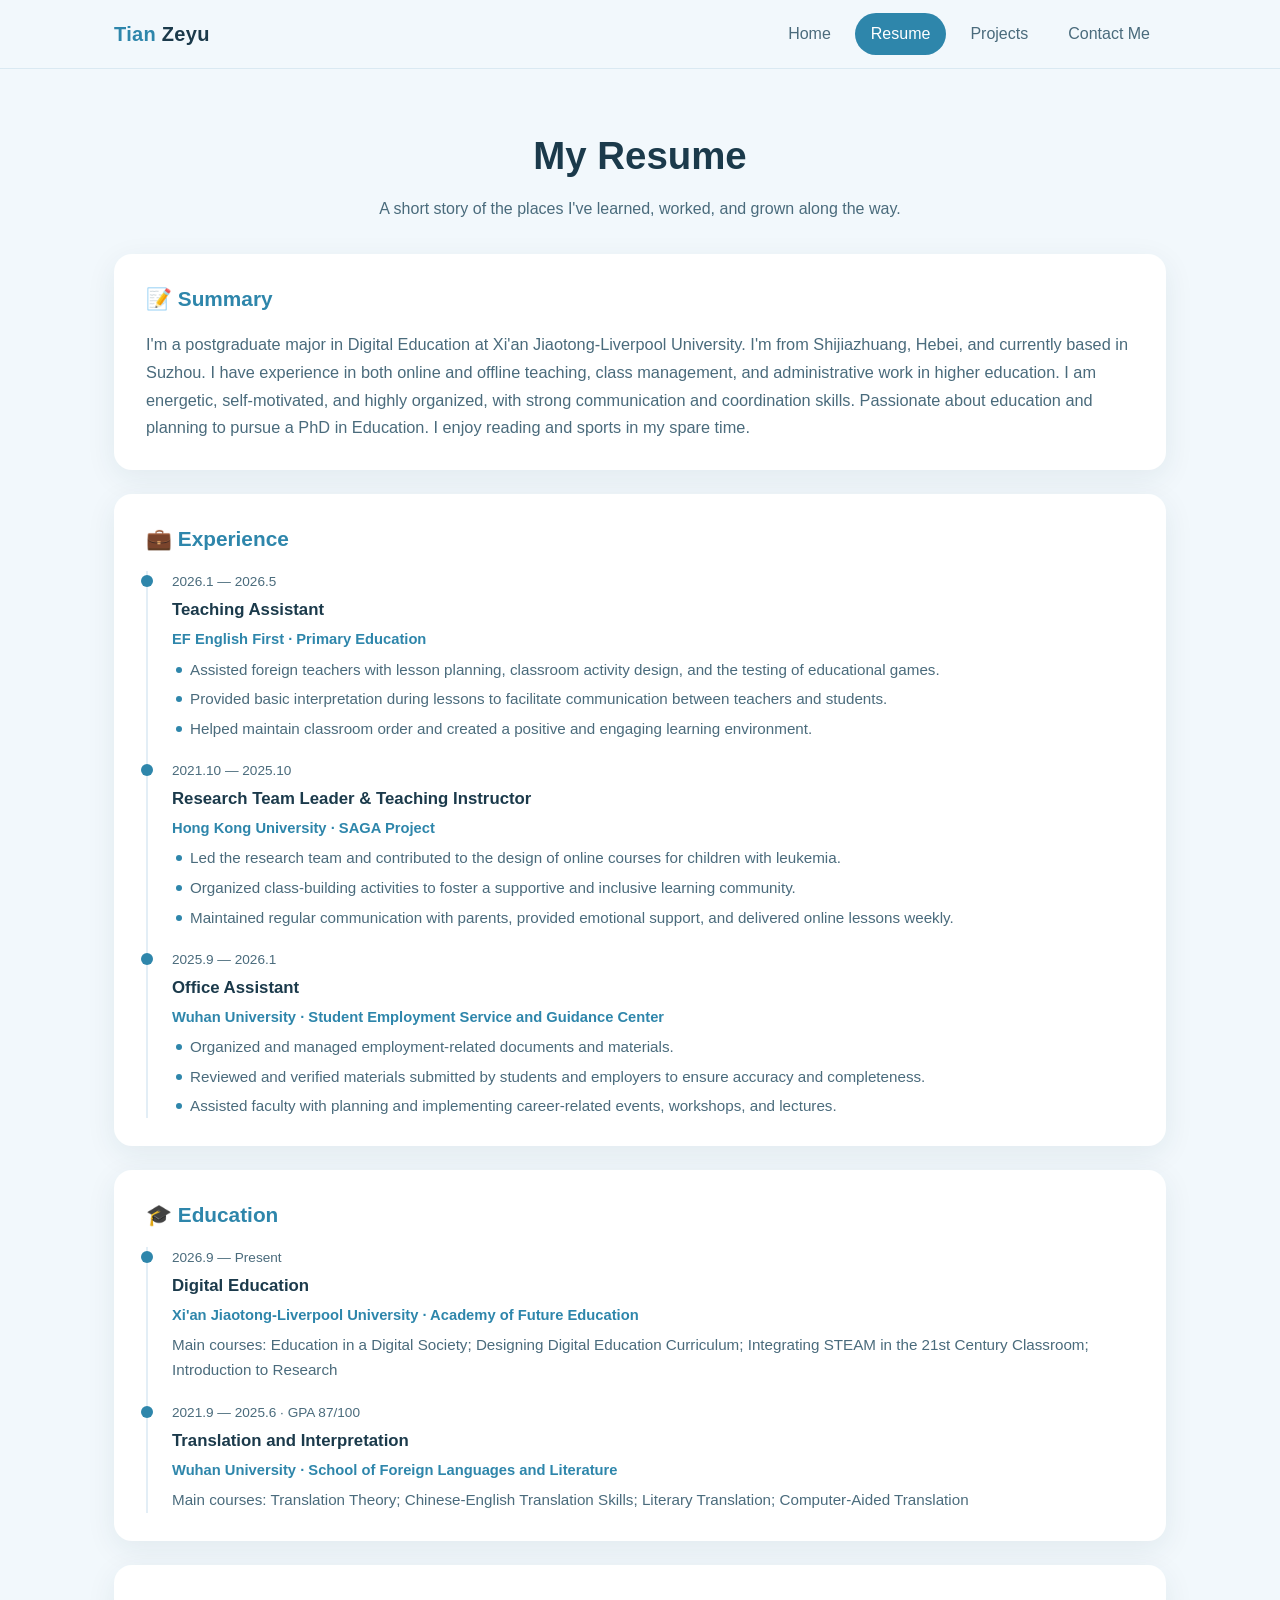
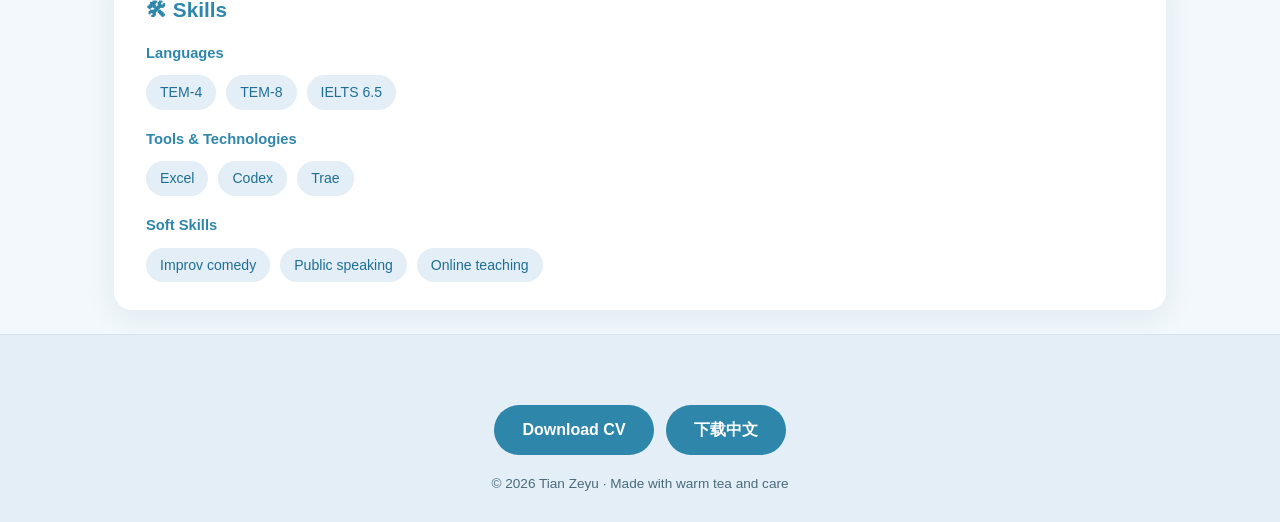
<file: resume.html>
<!DOCTYPE html>
<html lang="en">
<head>
  <meta charset="UTF-8">
  <meta name="viewport" content="width=device-width, initial-scale=1.0">
  <title>Resume — Tian Zeyu</title>
  <link rel="stylesheet" href="styles.css">
</head>
<body>

  <nav class="navbar">
    <div class="container nav-inner">
      <a href="index.html" class="brand">Tian<span> Zeyu</span></a>
      <button class="nav-toggle" id="navToggle" aria-label="Toggle menu">
        <span></span><span></span><span></span>
      </button>
      <ul class="nav-links" id="navLinks">
        <li><a href="index.html">Home</a></li>
        <li><a href="resume.html" class="active">Resume</a></li>
        <li><a href="projects.html">Projects</a></li>
        <li><a href="contact.html">Contact Me</a></li>
      </ul>
    </div>
  </nav>

  <header class="page-header">
    <div class="container">
      <h1>My Resume</h1>
      <p>A short story of the places I've learned, worked, and grown along the way.</p>
    </div>
  </header>

  <main class="container" style="padding-bottom: 0;">

    <!-- Summary -->
    <section class="resume-block">
      <h2>📝 Summary</h2>
      <p class="resume-summary">
        I'm a postgraduate major in Digital Education at Xi'an Jiaotong-Liverpool
        University. I'm from Shijiazhuang, Hebei, and currently based in Suzhou. I have
        experience in both online and offline teaching, class management, and
        administrative work in higher education. I am energetic, self-motivated, and
        highly organized, with strong communication and coordination skills. Passionate
        about education and planning to pursue a PhD in Education. I enjoy reading and
        sports in my spare time.
      </p>
    </section>

    <!-- Experience -->
    <section class="resume-block">
      <h2>💼 Experience</h2>
      <div class="timeline-item">
        <div class="date">2026.1 — 2026.5</div>
        <h3>Teaching Assistant</h3>
        <div class="org">EF English First · Primary Education</div>
        <ul class="resume-bullets">
          <li>Assisted foreign teachers with lesson planning, classroom activity design, and the testing of educational games.</li>
          <li>Provided basic interpretation during lessons to facilitate communication between teachers and students.</li>
          <li>Helped maintain classroom order and created a positive and engaging learning environment.</li>
        </ul>
      </div>
      <div class="timeline-item">
        <div class="date">2021.10 — 2025.10</div>
        <h3>Research Team Leader &amp; Teaching Instructor</h3>
        <div class="org">Hong Kong University · SAGA Project</div>
        <ul class="resume-bullets">
          <li>Led the research team and contributed to the design of online courses for children with leukemia.</li>
          <li>Organized class-building activities to foster a supportive and inclusive learning community.</li>
          <li>Maintained regular communication with parents, provided emotional support, and delivered online lessons weekly.</li>
        </ul>
      </div>
      <div class="timeline-item">
        <div class="date">2025.9 — 2026.1</div>
        <h3>Office Assistant</h3>
        <div class="org">Wuhan University · Student Employment Service and Guidance Center</div>
        <ul class="resume-bullets">
          <li>Organized and managed employment-related documents and materials.</li>
          <li>Reviewed and verified materials submitted by students and employers to ensure accuracy and completeness.</li>
          <li>Assisted faculty with planning and implementing career-related events, workshops, and lectures.</li>
        </ul>
      </div>
    </section>

    <!-- Education -->
    <section class="resume-block">
      <h2>🎓 Education</h2>
      <div class="timeline-item">
        <div class="date">2026.9 — Present</div>
        <h3>Digital Education</h3>
        <div class="org">Xi'an Jiaotong-Liverpool University · Academy of Future Education</div>
        <p>Main courses: Education in a Digital Society; Designing Digital Education Curriculum; Integrating STEAM in the 21st Century Classroom; Introduction to Research</p>
      </div>
      <div class="timeline-item">
        <div class="date">2021.9 — 2025.6 · GPA 87/100</div>
        <h3>Translation and Interpretation</h3>
        <div class="org">Wuhan University · School of Foreign Languages and Literature</div>
        <p>Main courses: Translation Theory; Chinese-English Translation Skills; Literary Translation; Computer-Aided Translation</p>
      </div>
    </section>

    <!-- Skills -->
    <section class="resume-block">
      <h2>🛠 Skills</h2>
      <div class="skill-groups">
        <div class="skill-group">
          <div class="skill-group-title">Languages</div>
          <div class="skill-tags">
            <span class="skill-tag">TEM-4</span>
            <span class="skill-tag">TEM-8</span>
            <span class="skill-tag">IELTS 6.5</span>
          </div>
        </div>
        <div class="skill-group">
          <div class="skill-group-title">Tools &amp; Technologies</div>
          <div class="skill-tags">
            <span class="skill-tag">Excel</span>
            <span class="skill-tag">Codex</span>
            <span class="skill-tag">Trae</span>
          </div>
        </div>
        <div class="skill-group">
          <div class="skill-group-title">Soft Skills</div>
          <div class="skill-tags">
            <span class="skill-tag">Improv comedy</span>
            <span class="skill-tag">Public speaking</span>
            <span class="skill-tag">Online teaching</span>
          </div>
        </div>
      </div>
    </section>

  </main>

  <footer class="footer">
    <div class="container">
      <div class="resume-downloads">
        <a href="resume-en.pdf" class="btn" download="Zeyu Tian cv2026.pdf">Download CV</a>
        <a href="resume-zh.pdf" class="btn" download="田泽宇简历2026.pdf">下载中文</a>
      </div>
      <p class="footer-copy">© 2026 Tian Zeyu · Made with warm tea and care</p>
    </div>
  </footer>

  <script>
    const toggle = document.getElementById('navToggle');
    const links = document.getElementById('navLinks');
    toggle.addEventListener('click', () => links.classList.toggle('open'));
    links.querySelectorAll('a').forEach(a => a.addEventListener('click', () => links.classList.remove('open')));
  </script>
</body>
</html>
</file>
<file: styles.css>
/* ===== Base Reset & Variables ===== */
:root {
  --bg: #F2F8FC;
  --bg-alt: #E3EEF6;
  --primary: #2E86AB;
  --primary-dark: #1F6F94;
  --accent: #6BBF6A;
  --text: #1B3A4B;
  --text-soft: #4A6B7C;
  --card: #FFFFFF;
  --shadow: 0 8px 30px rgba(27, 58, 75, 0.08);
  --shadow-hover: 0 14px 40px rgba(27, 58, 75, 0.14);
  --radius-lg: 28px;
  --radius-md: 18px;
  --radius-sm: 12px;
  --max-width: 1100px;
}

* {
  margin: 0;
  padding: 0;
  box-sizing: border-box;
}

html {
  scroll-behavior: smooth;
}

body {
  font-family: 'Segoe UI', 'Helvetica Neue', Arial, sans-serif;
  background: var(--bg);
  color: var(--text);
  line-height: 1.6;
  -webkit-font-smoothing: antialiased;
}

a {
  color: var(--primary);
  text-decoration: none;
  transition: color 0.2s;
}

a:hover {
  color: var(--primary-dark);
}

img {
  max-width: 100%;
  display: block;
}

/* ===== Layout Container ===== */
.container {
  width: 100%;
  max-width: var(--max-width);
  margin: 0 auto;
  padding: 0 24px;
}

/* ===== Navbar ===== */
.navbar {
  position: sticky;
  top: 0;
  z-index: 100;
  background: rgba(242, 248, 252, 0.92);
  backdrop-filter: blur(10px);
  border-bottom: 1px solid rgba(46, 134, 171, 0.12);
}

.nav-inner {
  display: flex;
  align-items: center;
  justify-content: space-between;
  height: 68px;
}

.brand {
  font-size: 1.25rem;
  font-weight: 700;
  color: var(--primary);
  letter-spacing: 0.3px;
}

.brand span {
  color: var(--text);
}

.nav-links {
  display: flex;
  gap: 8px;
  list-style: none;
}

.nav-links a {
  display: inline-block;
  padding: 8px 16px;
  border-radius: 999px;
  color: var(--text-soft);
  font-weight: 500;
  transition: all 0.25s;
}

.nav-links a:hover,
.nav-links a.active {
  background: var(--primary);
  color: #fff;
}

.nav-toggle {
  display: none;
  flex-direction: column;
  gap: 5px;
  background: none;
  border: none;
  cursor: pointer;
  padding: 8px;
}

.nav-toggle span {
  width: 24px;
  height: 2px;
  background: var(--text);
  border-radius: 2px;
  transition: 0.3s;
}

/* ===== Hero (Homepage) ===== */
.hero {
  padding: 64px 0 48px;
  text-align: center;
}

.hero-photo {
  width: 180px;
  height: 180px;
  margin: 0 auto 28px;
  border-radius: 50%;
  object-fit: cover;
  border: 5px solid var(--card);
  box-shadow: 0 0 0 4px var(--primary), 0 10px 30px rgba(46, 134, 171, 0.2);
  background: var(--bg-alt);
}

.hero h1 {
  font-size: 2.6rem;
  font-weight: 800;
  letter-spacing: -0.5px;
  margin-bottom: 12px;
}

.hero .tagline {
  color: var(--text-soft);
  font-size: 1.1rem;
  max-width: 620px;
  margin: 0 auto 28px;
}

.hero .intro {
  max-width: 680px;
  margin: 0 auto;
  color: var(--text-soft);
  font-size: 1.05rem;
}

.btn {
  display: inline-block;
  margin-top: 28px;
  padding: 12px 28px;
  background: var(--primary);
  color: #fff;
  border-radius: 999px;
  font-weight: 600;
  transition: all 0.25s;
  border: none;
  cursor: pointer;
  font-size: 1rem;
}

.btn:hover {
  background: var(--primary-dark);
  color: #fff;
  transform: translateY(-2px);
}

.btn-soft {
  background: var(--bg-alt);
  color: var(--primary);
}

.btn-soft:hover {
  background: var(--accent);
  color: var(--text);
}

/* ===== Section ===== */
.section {
  padding: 56px 0;
}

.section-title {
  text-align: center;
  font-size: 2rem;
  font-weight: 700;
  margin-bottom: 8px;
}

.section-sub {
  text-align: center;
  color: var(--text-soft);
  margin-bottom: 40px;
}

/* ===== Likes Cards (Homepage) ===== */
.cards-grid {
  display: grid;
  grid-template-columns: repeat(3, 1fr);
  gap: 24px;
}

.like-card {
  background: var(--card);
  border-radius: var(--radius-md);
  padding: 32px 24px;
  text-align: center;
  box-shadow: var(--shadow);
  transition: transform 0.25s, box-shadow 0.25s;
}

.like-card:hover {
  transform: translateY(-6px);
  box-shadow: var(--shadow-hover);
}

.like-emoji {
  font-size: 2.6rem;
  margin-bottom: 14px;
}

.like-card h3 {
  font-size: 1.2rem;
  margin-bottom: 8px;
}

.like-card p {
  color: var(--text-soft);
  font-size: 0.96rem;
}

/* ===== Favorites List ===== */
.fav-list {
  max-width: 560px;
  margin: 0 auto;
  background: var(--card);
  border-radius: var(--radius-md);
  padding: 28px 36px;
  box-shadow: var(--shadow);
}

.fav-list ul {
  list-style: none;
}

.fav-list li {
  display: flex;
  align-items: baseline;
  gap: 12px;
  padding: 12px 0;
  border-bottom: 1px solid var(--bg-alt);
  font-size: 1.02rem;
  color: var(--text);
}

.fav-list li:last-child {
  border-bottom: none;
}

.fav-list .fav-emoji {
  font-size: 1.4rem;
  line-height: 1;
}

.fav-list strong {
  color: var(--primary);
}

/* ===== Footer ===== */
.footer {
  margin-top: 20px;
  padding: 28px 0;
  background: var(--bg-alt);
  text-align: center;
  border-top: 1px solid rgba(46, 134, 171, 0.1);
}

.fun-fact {
  display: inline-block;
  padding: 16px 28px;
  background: #fff;
  border-radius: var(--radius-md);
  box-shadow: var(--shadow);
  color: var(--text);
  font-size: 0.98rem;
  max-width: 560px;
}

.fun-fact strong {
  color: var(--primary);
}

.footer-copy {
  margin-top: 18px;
  color: var(--text-soft);
  font-size: 0.85rem;
}

/* ===== Page Header ===== */
.page-header {
  padding: 56px 0 32px;
  text-align: center;
}

.page-header h1 {
  font-size: 2.4rem;
  font-weight: 800;
  margin-bottom: 10px;
}

.page-header p {
  color: var(--text-soft);
  max-width: 560px;
  margin: 0 auto;
}

/* Resume download buttons */
.resume-downloads {
  margin-top: 14px;
  display: flex;
  gap: 12px;
  justify-content: center;
  flex-wrap: wrap;
}

/* ===== Resume ===== */
.resume-block {
  background: var(--card);
  border-radius: var(--radius-md);
  padding: 28px 32px;
  margin-bottom: 24px;
  box-shadow: var(--shadow);
}

.resume-block h2 {
  font-size: 1.3rem;
  margin-bottom: 16px;
  color: var(--primary);
  display: flex;
  align-items: center;
  gap: 8px;
}

.timeline-item {
  position: relative;
  padding-left: 24px;
  padding-bottom: 20px;
  border-left: 2px solid var(--bg-alt);
}

.timeline-item:last-child {
  padding-bottom: 0;
}

.timeline-item::before {
  content: "";
  position: absolute;
  left: -7px;
  top: 4px;
  width: 12px;
  height: 12px;
  background: var(--primary);
  border-radius: 50%;
}

.timeline-item .date {
  color: var(--text-soft);
  font-size: 0.85rem;
  margin-bottom: 4px;
}

.timeline-item h3 {
  font-size: 1.05rem;
  margin-bottom: 4px;
}

.timeline-item .org {
  color: var(--primary);
  font-weight: 600;
  font-size: 0.92rem;
  margin-bottom: 6px;
}

.timeline-item p {
  color: var(--text-soft);
  font-size: 0.95rem;
}

/* Summary paragraph */
.resume-summary {
  color: var(--text-soft);
  font-size: 1.02rem;
  line-height: 1.7;
}

/* Bullet list inside a timeline item */
.resume-bullets {
  list-style: none;
  margin-top: 6px;
}

.resume-bullets li {
  position: relative;
  padding-left: 18px;
  margin-bottom: 6px;
  color: var(--text-soft);
  font-size: 0.95rem;
  line-height: 1.55;
}

.resume-bullets li:last-child {
  margin-bottom: 0;
}

.resume-bullets li::before {
  content: "";
  position: absolute;
  left: 4px;
  top: 9px;
  width: 6px;
  height: 6px;
  border-radius: 50%;
  background: var(--primary);
}

.skill-tags {
  display: flex;
  flex-wrap: wrap;
  gap: 10px;
}

/* Categorized skill groups */
.skill-groups {
  display: flex;
  flex-direction: column;
  gap: 18px;
}

.skill-group-title {
  font-weight: 600;
  color: var(--primary);
  font-size: 0.92rem;
  margin-bottom: 10px;
}

.skill-tag {
  padding: 6px 14px;
  background: var(--bg-alt);
  border-radius: 999px;
  color: var(--primary-dark);
  font-size: 0.88rem;
  font-weight: 500;
}

/* ===== Projects ===== */
.project-grid {
  display: grid;
  grid-template-columns: repeat(2, 1fr);
  gap: 24px;
}

.project-card {
  background: var(--card);
  border-radius: var(--radius-md);
  overflow: hidden;
  box-shadow: var(--shadow);
  transition: transform 0.25s, box-shadow 0.25s;
}

.project-card:hover {
  transform: translateY(-6px);
  box-shadow: var(--shadow-hover);
}

.project-thumb {
  width: 100%;
  height: 180px;
  background: linear-gradient(135deg, var(--primary), var(--accent));
  display: flex;
  align-items: center;
  justify-content: center;
  font-size: 3rem;
}

.project-body {
  padding: 22px 24px 26px;
}

.project-body h3 {
  font-size: 1.2rem;
  margin-bottom: 8px;
}

.project-body p {
  color: var(--text-soft);
  font-size: 0.96rem;
  margin-bottom: 12px;
}

.project-tech {
  display: flex;
  flex-wrap: wrap;
  gap: 6px;
}

.project-tech span {
  padding: 4px 10px;
  background: var(--bg-alt);
  border-radius: 999px;
  font-size: 0.8rem;
  color: var(--text-soft);
}

/* ===== Contact ===== */
.contact-wrap {
  display: grid;
  grid-template-columns: 1fr 1fr;
  gap: 32px;
}

.contact-info {
  background: var(--card);
  border-radius: var(--radius-md);
  padding: 32px;
  box-shadow: var(--shadow);
}

.contact-info h2 {
  font-size: 1.3rem;
  margin-bottom: 16px;
  color: var(--primary);
}

.contact-list {
  list-style: none;
}

.contact-list li {
  display: flex;
  align-items: center;
  gap: 12px;
  padding: 12px 0;
  border-bottom: 1px solid var(--bg-alt);
}

.contact-list li:last-child {
  border-bottom: none;
}

.contact-list .ic {
  width: 40px;
  height: 40px;
  border-radius: 50%;
  background: var(--bg-alt);
  display: flex;
  align-items: center;
  justify-content: center;
  font-size: 1.2rem;
}

.contact-form {
  background: var(--card);
  border-radius: var(--radius-md);
  padding: 32px;
  box-shadow: var(--shadow);
}

.form-group {
  margin-bottom: 18px;
}

.form-group label {
  display: block;
  margin-bottom: 6px;
  font-weight: 600;
  font-size: 0.92rem;
}

.form-group input,
.form-group textarea {
  width: 100%;
  padding: 12px 14px;
  border: 1.5px solid var(--bg-alt);
  border-radius: var(--radius-sm);
  font-size: 0.96rem;
  font-family: inherit;
  background: var(--bg);
  color: var(--text);
  transition: border-color 0.2s;
}

.form-group input:focus,
.form-group textarea:focus {
  outline: none;
  border-color: var(--primary);
}

.form-group textarea {
  resize: vertical;
  min-height: 120px;
}

/* ===== To-Do App ===== */
.todo-app {
  max-width: 680px;
  margin: 0 auto;
  background: var(--card);
  border-radius: var(--radius-lg);
  padding: 36px;
  box-shadow: var(--shadow);
}

.todo-title {
  font-size: 1.6rem;
  font-weight: 700;
  margin-bottom: 6px;
  color: var(--text);
}

.todo-sub {
  color: var(--text-soft);
  font-size: 0.98rem;
  margin-bottom: 24px;
}

.todo-form {
  margin-bottom: 8px;
}

.todo-field {
  display: block;
  margin-bottom: 14px;
}

.todo-field span {
  display: block;
  font-weight: 600;
  font-size: 0.9rem;
  color: var(--text);
  margin-bottom: 6px;
}

.todo-field input,
.todo-input-row input[type=text] {
  width: 100%;
  padding: 12px 14px;
  border: 1.5px solid var(--bg-alt);
  border-radius: var(--radius-sm);
  font-size: 0.96rem;
  font-family: inherit;
  background: var(--bg);
  color: var(--text);
  transition: border-color 0.2s, box-shadow 0.2s;
}

.todo-field input:focus,
.todo-input-row input[type=text]:focus {
  outline: none;
  border-color: var(--primary);
  box-shadow: 0 0 0 3px rgba(46, 134, 171, 0.12);
}

.todo-input-row {
  display: flex;
  gap: 10px;
  align-items: stretch;
}

.todo-input-row input[type=text] {
  flex: 1;
  min-width: 0;
}

.todo-add {
  margin-top: 0;
  padding: 12px 26px;
  white-space: nowrap;
}

/* Priority picker (form) */
.todo-priority-options {
  display: flex;
  gap: 8px;
  flex-wrap: wrap;
}

.todo-priority-btn {
  position: relative;
  flex: 1;
  min-width: 0;
  cursor: pointer;
}

.todo-priority-btn input {
  position: absolute;
  opacity: 0;
  inset: 0;
  cursor: pointer;
  margin: 0;
}

.todo-priority-btn span {
  display: flex;
  align-items: center;
  justify-content: center;
  gap: 4px;
  padding: 10px 12px;
  border: 1.5px solid var(--bg-alt);
  border-radius: var(--radius-sm);
  background: var(--bg);
  color: var(--text-soft);
  font-size: 0.9rem;
  font-weight: 500;
  text-align: center;
  transition: all 0.2s;
}

.todo-priority-btn:hover span {
  border-color: #c4d6e0;
  color: var(--text);
}

.todo-priority-btn input:checked + span {
  background: var(--primary);
  border-color: var(--primary);
  color: #fff;
}

.todo-priority-btn input:focus-visible + span {
  box-shadow: 0 0 0 3px rgba(46, 134, 171, 0.25);
}

/* List */
.todo-list {
  list-style: none;
  margin-top: 20px;
}

.todo-item {
  display: flex;
  align-items: center;
  gap: 14px;
  padding: 14px 4px;
  border-bottom: 1px solid var(--bg-alt);
  transition: background 0.2s;
}

.todo-item:last-child {
  border-bottom: none;
}

/* Custom checkbox */
.todo-check {
  position: relative;
  width: 24px;
  height: 24px;
  flex-shrink: 0;
  cursor: pointer;
  display: inline-block;
}

.todo-check input {
  position: absolute;
  opacity: 0;
  width: 100%;
  height: 100%;
  margin: 0;
  cursor: pointer;
}

.todo-checkmark {
  position: absolute;
  inset: 0;
  border: 2px solid #c4d6e0;
  border-radius: 7px;
  background: var(--bg);
  transition: all 0.2s;
}

.todo-check input:checked + .todo-checkmark {
  background: var(--accent);
  border-color: var(--accent);
}

.todo-check input:checked + .todo-checkmark::after {
  content: "✓";
  position: absolute;
  inset: 0;
  display: flex;
  align-items: center;
  justify-content: center;
  color: #fff;
  font-size: 0.85rem;
  font-weight: 700;
}

.todo-check input:focus-visible + .todo-checkmark {
  box-shadow: 0 0 0 3px rgba(46, 134, 171, 0.25);
}

/* Content */
.todo-content {
  flex: 1;
  min-width: 0;
}

.todo-text {
  font-size: 1rem;
  color: var(--text);
  word-wrap: break-word;
  overflow-wrap: anywhere;
  line-height: 1.4;
  transition: color 0.2s;
  cursor: text;
  padding: 2px 4px;
  margin: -2px -4px;
  border-radius: 6px;
  border: 1.5px solid transparent;
}

.todo-text:hover {
  background: rgba(46, 134, 171, 0.06);
  border-color: rgba(46, 134, 171, 0.2);
}

/* Inline edit input */
.todo-text-input {
  width: 100%;
  font-size: 1rem;
  font-family: inherit;
  color: var(--text);
  line-height: 1.4;
  background: #fff;
  border: 1.5px solid var(--primary);
  border-radius: 6px;
  padding: 4px 8px;
  outline: none;
  box-shadow: 0 0 0 3px rgba(46, 134, 171, 0.12);
}

.todo-date-badge {
  font-size: 0.8rem;
  color: var(--text-soft);
  margin-top: 3px;
}

/* Meta row (priority + date) */
.todo-meta {
  display: flex;
  flex-wrap: wrap;
  align-items: center;
  gap: 8px;
  margin-top: 4px;
}

/* Priority badge on each task */
.todo-prio-badge {
  display: inline-flex;
  align-items: center;
  gap: 4px;
  padding: 2px 9px;
  border-radius: 999px;
  font-size: 0.75rem;
  font-weight: 600;
  line-height: 1.5;
}
.todo-prio-badge.prio-low    { background: rgba(107, 191, 106, 0.16); color: #3f8a3f; }
.todo-prio-badge.prio-medium { background: rgba(232, 175, 55, 0.18);  color: #a87416; }
.todo-prio-badge.prio-high   { background: rgba(220, 53, 69, 0.14);   color: #c0392b; }

.todo-item.done .todo-text {
  text-decoration: line-through;
  color: var(--text-soft);
}

/* Delete button */
.todo-delete {
  flex-shrink: 0;
  width: 32px;
  height: 32px;
  border-radius: 50%;
  border: none;
  background: transparent;
  color: var(--text-soft);
  font-size: 0.85rem;
  cursor: pointer;
  transition: all 0.2s;
  display: flex;
  align-items: center;
  justify-content: center;
}

.todo-delete:hover {
  background: rgba(220, 53, 69, 0.12);
  color: #d33;
}

.todo-empty {
  text-align: center;
  color: var(--text-soft);
  padding: 28px 12px;
  font-size: 0.95rem;
}

.todo-counter {
  margin: 4px 0 0;
  padding: 10px 16px;
  background: var(--bg-alt);
  border-radius: 999px;
  color: var(--primary-dark);
  font-size: 0.88rem;
  font-weight: 600;
  text-align: center;
}

/* ===== Weather App ===== */
.weather-app {
  max-width: 680px;
  margin: 28px auto 0;
  background: var(--card);
  border-radius: var(--radius-lg);
  padding: 36px;
  box-shadow: var(--shadow);
}

.weather-title {
  font-size: 1.6rem;
  font-weight: 700;
  margin-bottom: 6px;
  color: var(--text);
}

.weather-sub {
  color: var(--text-soft);
  font-size: 0.98rem;
  margin-bottom: 24px;
}

.weather-input-row {
  display: flex;
  gap: 10px;
  align-items: stretch;
}

.weather-input-row input[type=text] {
  flex: 1;
  min-width: 0;
  width: 100%;
  padding: 12px 14px;
  border: 1.5px solid var(--bg-alt);
  border-radius: var(--radius-sm);
  font-size: 0.96rem;
  font-family: inherit;
  background: var(--bg);
  color: var(--text);
  transition: border-color 0.2s, box-shadow 0.2s;
}

.weather-input-row input[type=text]:focus {
  outline: none;
  border-color: var(--primary);
  box-shadow: 0 0 0 3px rgba(46, 134, 171, 0.12);
}

.weather-search {
  margin-top: 0;
  padding: 12px 26px;
  white-space: nowrap;
}

/* ===== Physics Lesson Holder ===== */
.physics-app {
  max-width: 680px;
  margin: 28px auto 0;
  background: linear-gradient(135deg, #0B1026 0%, #101B3D 55%, #0B1026 100%);
  border-radius: var(--radius-lg);
  padding: 36px;
  box-shadow: var(--shadow);
  text-align: center;
  border: 1px solid rgba(53, 240, 255, 0.18);
}

.physics-title {
  font-size: 1.6rem;
  font-weight: 700;
  margin-bottom: 6px;
  color: #EAF7FF;
  text-shadow: 0 0 14px rgba(53, 240, 255, 0.35);
}

.physics-sub {
  color: #9FB4D8;
  font-size: 0.98rem;
  margin-bottom: 20px;
}

.physics-preview {
  display: flex;
  flex-wrap: wrap;
  gap: 10px;
  justify-content: center;
  margin-bottom: 8px;
}

.physics-badge {
  padding: 6px 14px;
  border-radius: 999px;
  border: 1px solid rgba(53, 240, 255, 0.35);
  color: #7FE7F5;
  font-size: 0.82rem;
  letter-spacing: 0.5px;
  background: rgba(53, 240, 255, 0.07);
}

.physics-open {
  background: #35F0FF;
  color: #06121F;
}

.physics-open:hover {
  background: #7FF6FF;
  color: #06121F;
}

.weather-status {
  margin-top: 20px;
  text-align: center;
  color: var(--text-soft);
  font-size: 0.95rem;
}

.weather-results {
  margin-top: 24px;
  display: flex;
  flex-direction: column;
  gap: 12px;
}

.weather-results[hidden] {
  display: none;
}

.weather-result {
  padding: 22px 24px;
  background: var(--bg);
  border-radius: var(--radius-md);
}

.weather-now {
  display: flex;
  align-items: center;
  gap: 20px;
}

.weather-forecast {
  display: flex;
  gap: 10px;
  margin-top: 16px;
  padding-top: 16px;
  border-top: 1px solid var(--bg-alt);
}

.weather-day {
  flex: 1;
  display: flex;
  flex-direction: column;
  align-items: center;
  gap: 4px;
  text-align: center;
}

.weather-day-name {
  font-size: 0.82rem;
  font-weight: 600;
  color: var(--text-soft);
}

.weather-day-icon {
  font-size: 1.7rem;
  line-height: 1;
}

.weather-day-temp {
  font-size: 0.92rem;
  font-weight: 700;
  color: var(--text);
}

.weather-day-temp .lo {
  color: var(--text-soft);
  font-weight: 500;
}

.weather-icon {
  font-size: 3.4rem;
  line-height: 1;
  flex-shrink: 0;
}

.weather-info {
  min-width: 0;
}

.weather-place {
  color: var(--text-soft);
  font-size: 0.9rem;
  font-weight: 600;
  margin-bottom: 2px;
}

.weather-temp {
  font-size: 2rem;
  font-weight: 800;
  color: var(--primary);
  line-height: 1.2;
}

.weather-cond {
  font-size: 1.02rem;
  color: var(--text);
  margin-top: 2px;
}

.weather-details {
  margin-top: 8px;
  color: var(--text-soft);
  font-size: 0.88rem;
}

/* ===== Responsive ===== */
@media (max-width: 860px) {
  .cards-grid {
    grid-template-columns: 1fr;
  }
  .project-grid {
    grid-template-columns: 1fr;
  }
  .contact-wrap {
    grid-template-columns: 1fr;
  }
}

@media (max-width: 640px) {
  .nav-links {
    position: fixed;
    top: 68px;
    left: 0;
    right: 0;
    flex-direction: column;
    background: var(--bg);
    padding: 16px;
    gap: 4px;
    box-shadow: 0 8px 20px rgba(0,0,0,0.08);
    transform: translateY(-150%);
    transition: transform 0.3s ease;
  }
  .nav-links.open {
    transform: translateY(0);
  }
  .nav-links a {
    padding: 12px 16px;
  }
  .nav-toggle {
    display: flex;
  }
  .hero {
    padding: 40px 0 32px;
  }
  .hero h1 {
    font-size: 2rem;
  }
  .hero-photo {
    width: 140px;
    height: 140px;
  }
  .section {
    padding: 40px 0;
  }
  .section-title {
    font-size: 1.6rem;
  }
  .page-header h1 {
    font-size: 1.8rem;
  }
  .resume-block {
    padding: 22px 20px;
  }
  .contact-info,
  .contact-form {
    padding: 22px;
  }
  .todo-app {
    padding: 24px 20px;
  }
  .todo-title {
    font-size: 1.35rem;
  }
  .todo-input-row {
    flex-direction: column;
    gap: 12px;
  }
  .todo-add {
    width: 100%;
    padding: 13px 22px;
  }
  .todo-item {
    gap: 12px;
    padding: 12px 2px;
  }
  .todo-delete {
    width: 36px;
    height: 36px;
    font-size: 0.95rem;
  }
  .weather-app {
    padding: 24px 20px;
  }
  .physics-app {
    padding: 24px 20px;
  }
  .physics-title {
    font-size: 1.35rem;
  }
  .weather-title {
    font-size: 1.35rem;
  }
  .weather-input-row {
    flex-direction: column;
    gap: 12px;
  }
  .weather-search {
    width: 100%;
    padding: 13px 22px;
  }
  .weather-result {
    padding: 18px 16px;
  }
  .weather-now {
    gap: 16px;
  }
  .weather-day-icon {
    font-size: 1.5rem;
  }
  .weather-icon {
    font-size: 2.8rem;
  }
  .weather-temp {
    font-size: 1.7rem;
  }
}
</file>
